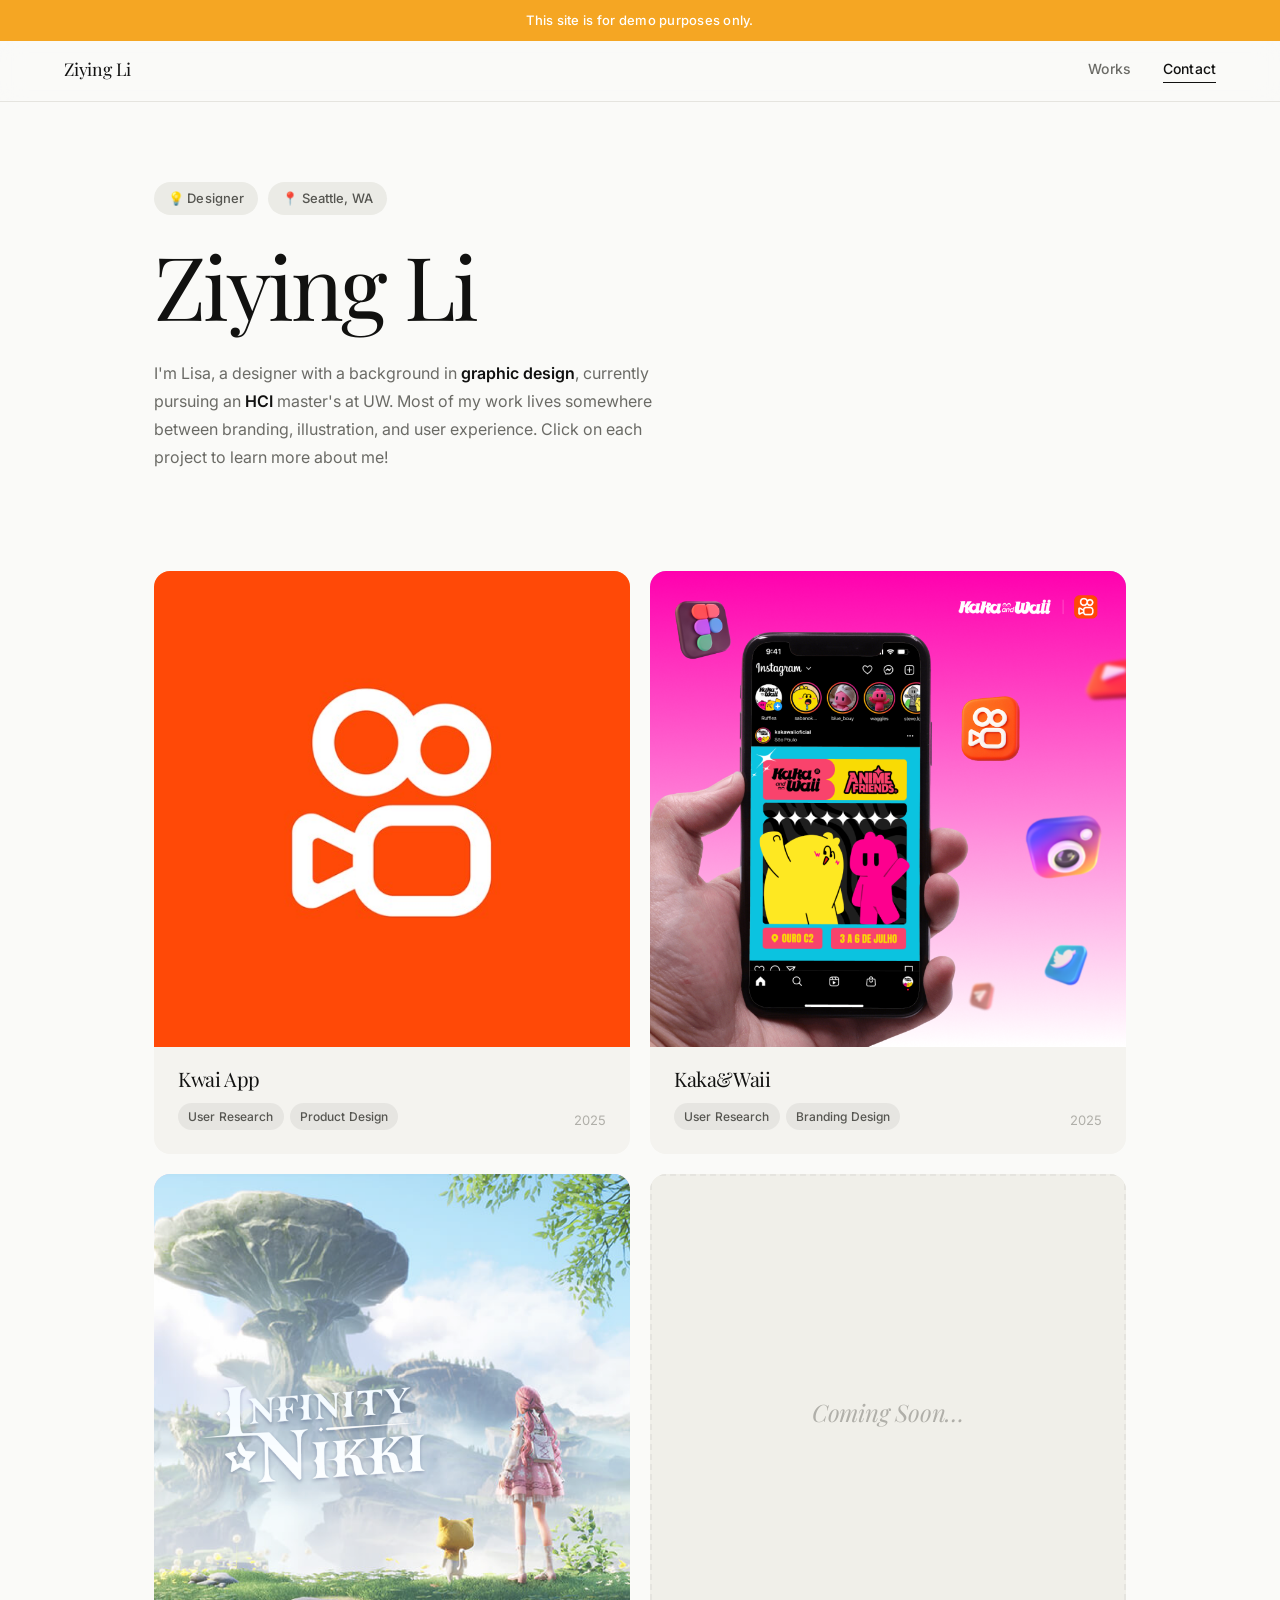
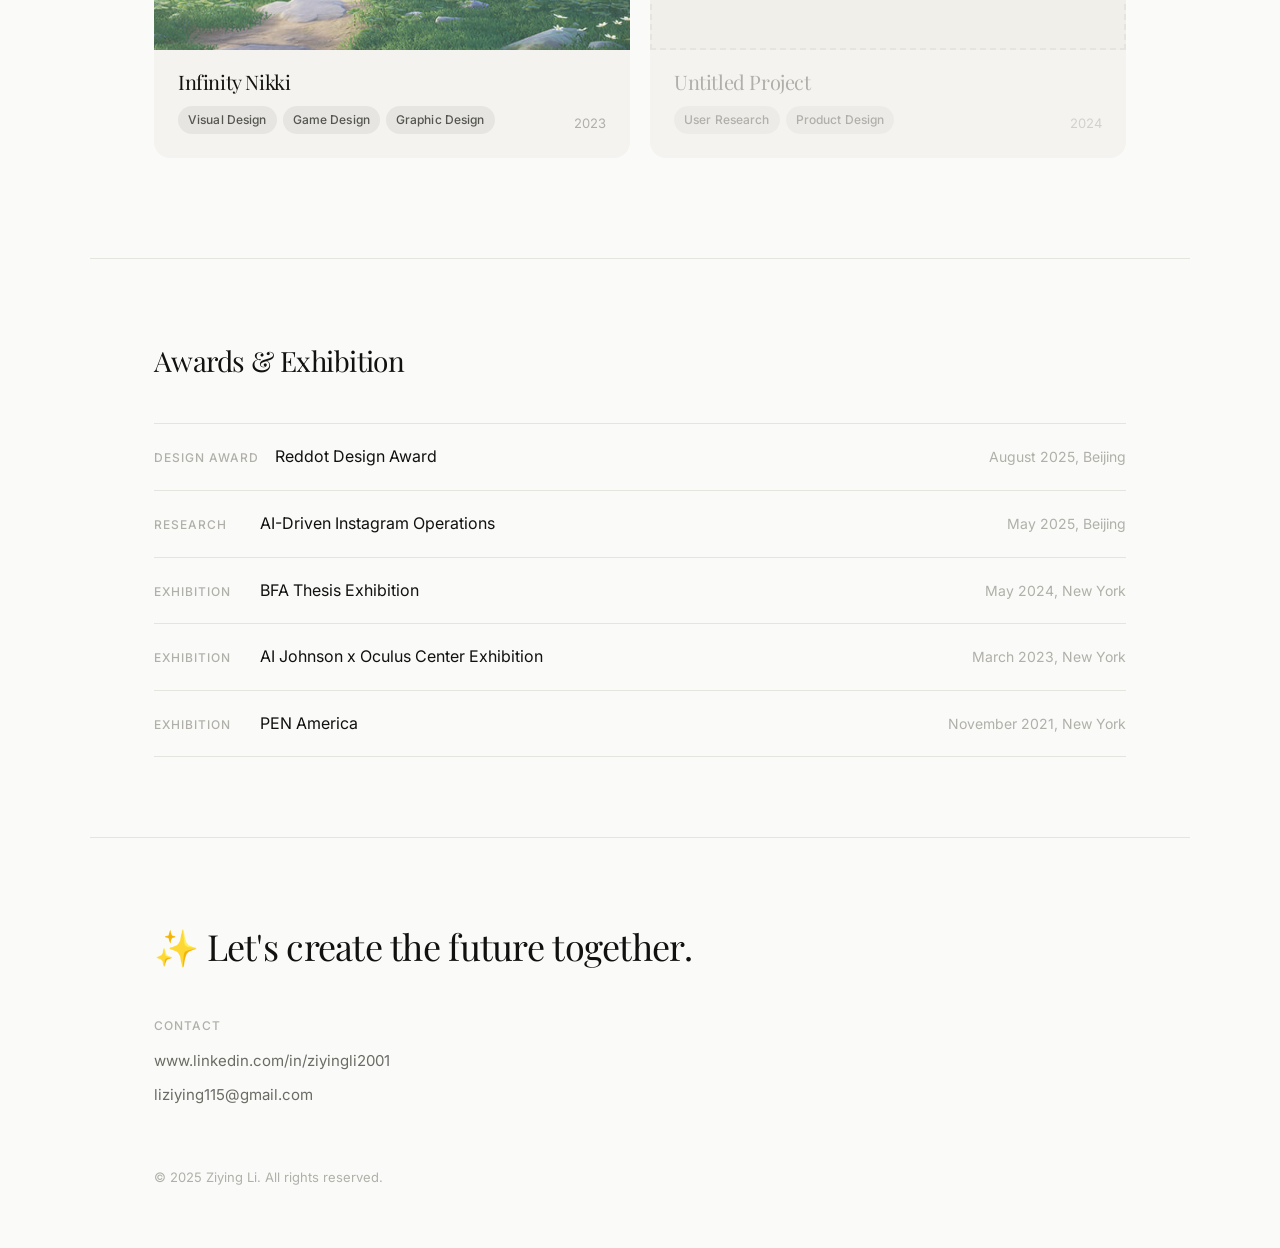
<file: index.html>
<!DOCTYPE html>
<html lang="en">
<head>
  <meta charset="UTF-8" />
  <meta name="viewport" content="width=device-width, initial-scale=1.0" />
  <title>Ziying Li — Designer</title>
  <link rel="stylesheet" href="styles.css" />
  <link rel="preconnect" href="https://fonts.googleapis.com" />
  <link rel="preconnect" href="https://fonts.gstatic.com" crossorigin />
  <link href="https://fonts.googleapis.com/css2?family=Inter:wght@300;400;500;600&family=Playfair+Display:ital,wght@0,400;0,500;1,400&display=swap" rel="stylesheet" />
</head>
<body>

  <!-- Demo Banner -->
  <div class="demo-banner">This site is for demo purposes only.</div>

  <!-- Navigation -->
  <nav class="nav">
    <a href="index.html" class="nav-logo">Ziying Li</a>
    <div class="nav-links">
      <a href="#works" class="nav-link">Works</a>
      <a href="#contact" class="nav-link">Contact</a>
    </div>
  </nav>

  <!-- Hero -->
  <section class="hero">
    <div class="hero-content">
      <div class="hero-badges reveal">
        <span class="badge">💡 Designer</span>
        <span class="badge">📍 Seattle, WA</span>
      </div>
      <h1 class="hero-name reveal reveal-delay-1">Ziying Li</h1>
      <p class="hero-bio reveal reveal-delay-2">
        I'm Lisa, a designer with a background in <strong>graphic design</strong>, currently pursuing an
        <strong>HCI</strong> master's at UW. Most of my work lives somewhere between branding,
        illustration, and user experience. Click on each project to learn more about me!
      </p>
    </div>
  </section>

  <!-- Works -->
  <section class="works" id="works">
    <div class="works-grid">

      <a href="kwai.html" class="project-card reveal">
        <div class="project-image project-image--kwai">
          <div class="project-image-inner"></div>
        </div>
        <div class="project-info">
          <h2 class="project-title">Kwai App</h2>
          <div class="project-tags">
            <span class="tag">User Research</span>
            <span class="tag">Product Design</span>
          </div>
          <span class="project-year">2025</span>
        </div>
      </a>

      <a href="kakawaii.html" class="project-card reveal reveal-delay-1">
        <div class="project-image project-image--kaka">
          <div class="project-image-inner"></div>
        </div>
        <div class="project-info">
          <h2 class="project-title">Kaka&Waii</h2>
          <div class="project-tags">
            <span class="tag">User Research</span>
            <span class="tag">Branding Design</span>
          </div>
          <span class="project-year">2025</span>
        </div>
      </a>

      <a href="nikki.html" class="project-card reveal reveal-delay-2">
        <div class="project-image project-image--nikki">
          <div class="project-image-inner"></div>
        </div>
        <div class="project-info">
          <h2 class="project-title">Infinity Nikki</h2>
          <div class="project-tags">
            <span class="tag">Visual Design</span>
            <span class="tag">Game Design</span>
            <span class="tag">Graphic Design</span>
          </div>
          <span class="project-year">2023</span>
        </div>
      </a>

      <div class="project-card project-card--soon reveal reveal-delay-3">
        <div class="project-image project-image--soon">
          <span class="coming-soon-label">Coming Soon…</span>
        </div>
        <div class="project-info">
          <h2 class="project-title project-title--muted">Untitled Project</h2>
          <div class="project-tags">
            <span class="tag tag--muted">User Research</span>
            <span class="tag tag--muted">Product Design</span>
          </div>
          <span class="project-year project-year--muted">2024</span>
        </div>
      </div>

    </div>
  </section>

  <!-- Awards & Exhibition -->
  <section class="awards">
    <h2 class="section-title">Awards &amp; Exhibition</h2>
    <ul class="awards-list">
      <li class="award-item">
        <div class="award-left">
          <span class="award-type">Design Award</span>
          <span class="award-name">Reddot Design Award</span>
        </div>
        <span class="award-meta">August 2025, Beijing</span>
      </li>
      <li class="award-item">
        <div class="award-left">
          <span class="award-type">Research</span>
          <span class="award-name">AI-Driven Instagram Operations</span>
        </div>
        <span class="award-meta">May 2025, Beijing</span>
      </li>
      <li class="award-item">
        <div class="award-left">
          <span class="award-type">Exhibition</span>
          <span class="award-name">BFA Thesis Exhibition</span>
        </div>
        <span class="award-meta">May 2024, New York</span>
      </li>
      <li class="award-item">
        <div class="award-left">
          <span class="award-type">Exhibition</span>
          <span class="award-name">AI Johnson x Oculus Center Exhibition</span>
        </div>
        <span class="award-meta">March 2023, New York</span>
      </li>
      <li class="award-item">
        <div class="award-left">
          <span class="award-type">Exhibition</span>
          <span class="award-name">PEN America</span>
        </div>
        <span class="award-meta">November 2021, New York</span>
      </li>
    </ul>
  </section>

  <!-- Contact / Footer -->
  <footer class="footer" id="contact">
    <p class="footer-tagline">✨ Let's create the future together.</p>
    <div class="footer-links">
      <span class="footer-label">Contact</span>
      <a href="https://www.linkedin.com/in/ziyingli2001" target="_blank" rel="noopener" class="footer-link">
        www.linkedin.com/in/ziyingli2001
      </a>
      <a href="mailto:liziying115@gmail.com" class="footer-link">
        liziying115@gmail.com
      </a>
    </div>
    <p class="footer-copy">© 2025 Ziying Li. All rights reserved.</p>
  </footer>

  <script src="main.js"></script>
</body>
</html>
</file>
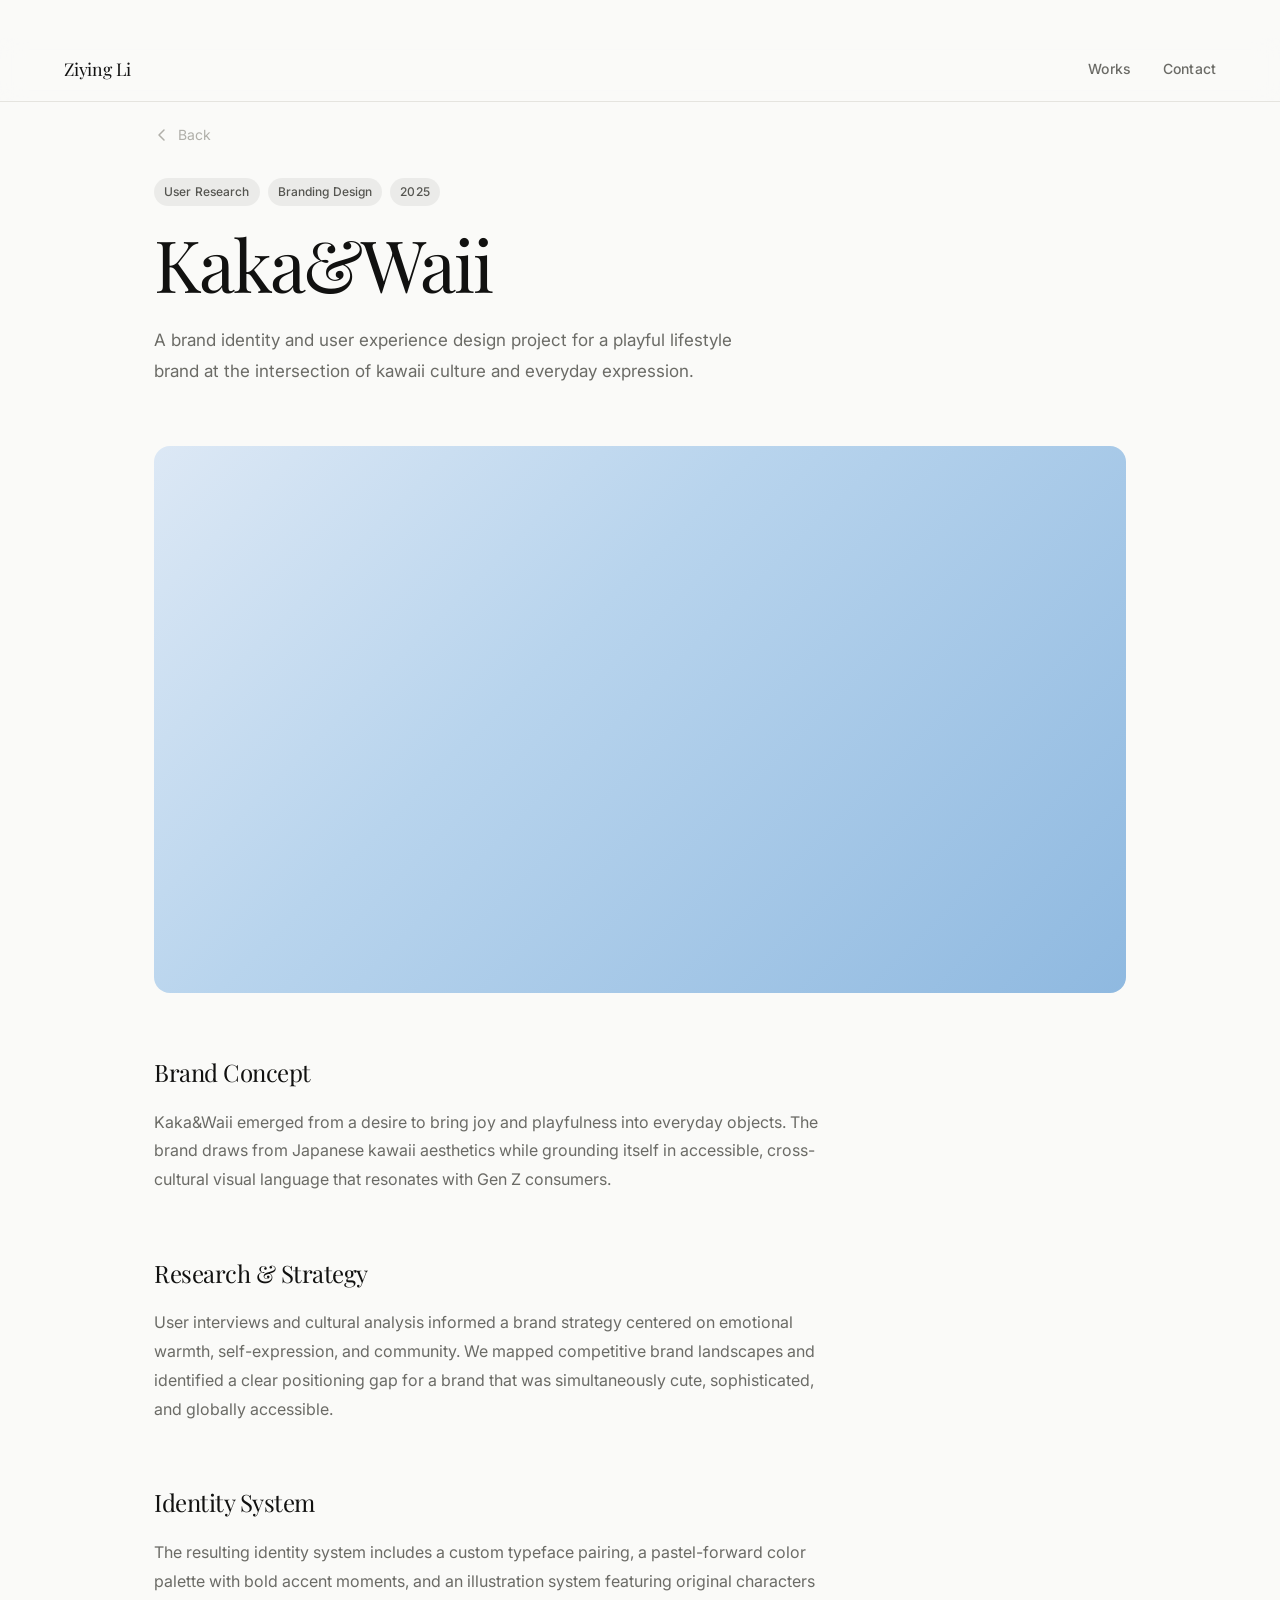
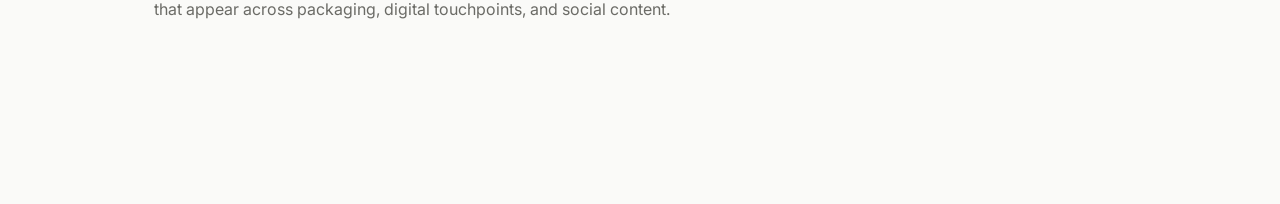
<file: kakawaii.html>
<!DOCTYPE html>
<html lang="en">
<head>
  <meta charset="UTF-8" />
  <meta name="viewport" content="width=device-width, initial-scale=1.0" />
  <title>Kaka&Waii — Ziying Li</title>
  <link rel="stylesheet" href="styles.css" />
  <link rel="preconnect" href="https://fonts.googleapis.com" />
  <link rel="preconnect" href="https://fonts.gstatic.com" crossorigin />
  <link href="https://fonts.googleapis.com/css2?family=Inter:wght@300;400;500;600&family=Playfair+Display:ital,wght@0,400;0,500;1,400&display=swap" rel="stylesheet" />
</head>
<body>

  <nav class="nav">
    <a href="index.html" class="nav-logo">Ziying Li</a>
    <div class="nav-links">
      <a href="index.html#works" class="nav-link">Works</a>
      <a href="index.html#contact" class="nav-link">Contact</a>
    </div>
  </nav>

  <main class="project-page">
    <div class="project-page-header">
      <a href="index.html" class="project-page-back">
        <svg width="16" height="16" viewBox="0 0 16 16" fill="none">
          <path d="M10 3L5 8L10 13" stroke="currentColor" stroke-width="1.5" stroke-linecap="round" stroke-linejoin="round"/>
        </svg>
        Back
      </a>
      <div class="project-page-tags">
        <span class="tag">User Research</span>
        <span class="tag">Branding Design</span>
        <span class="tag">2025</span>
      </div>
      <h1 class="project-page-title">Kaka&amp;Waii</h1>
      <p class="project-page-desc">
        A brand identity and user experience design project for a playful lifestyle brand
        at the intersection of kawaii culture and everyday expression.
      </p>
    </div>

    <div class="project-page-hero">
      <div class="project-page-hero-placeholder project-image--kaka"></div>
    </div>

    <div class="project-section reveal">
      <h2>Brand Concept</h2>
      <p>
        Kaka&amp;Waii emerged from a desire to bring joy and playfulness into everyday objects.
        The brand draws from Japanese kawaii aesthetics while grounding itself in accessible,
        cross-cultural visual language that resonates with Gen Z consumers.
      </p>
    </div>

    <div class="project-section reveal">
      <h2>Research &amp; Strategy</h2>
      <p>
        User interviews and cultural analysis informed a brand strategy centered on emotional
        warmth, self-expression, and community. We mapped competitive brand landscapes and
        identified a clear positioning gap for a brand that was simultaneously cute,
        sophisticated, and globally accessible.
      </p>
    </div>

    <div class="project-section reveal">
      <h2>Identity System</h2>
      <p>
        The resulting identity system includes a custom typeface pairing, a pastel-forward
        color palette with bold accent moments, and an illustration system featuring original
        characters that appear across packaging, digital touchpoints, and social content.
      </p>
    </div>
  </main>

  <script src="main.js"></script>
</body>
</html>
</file>
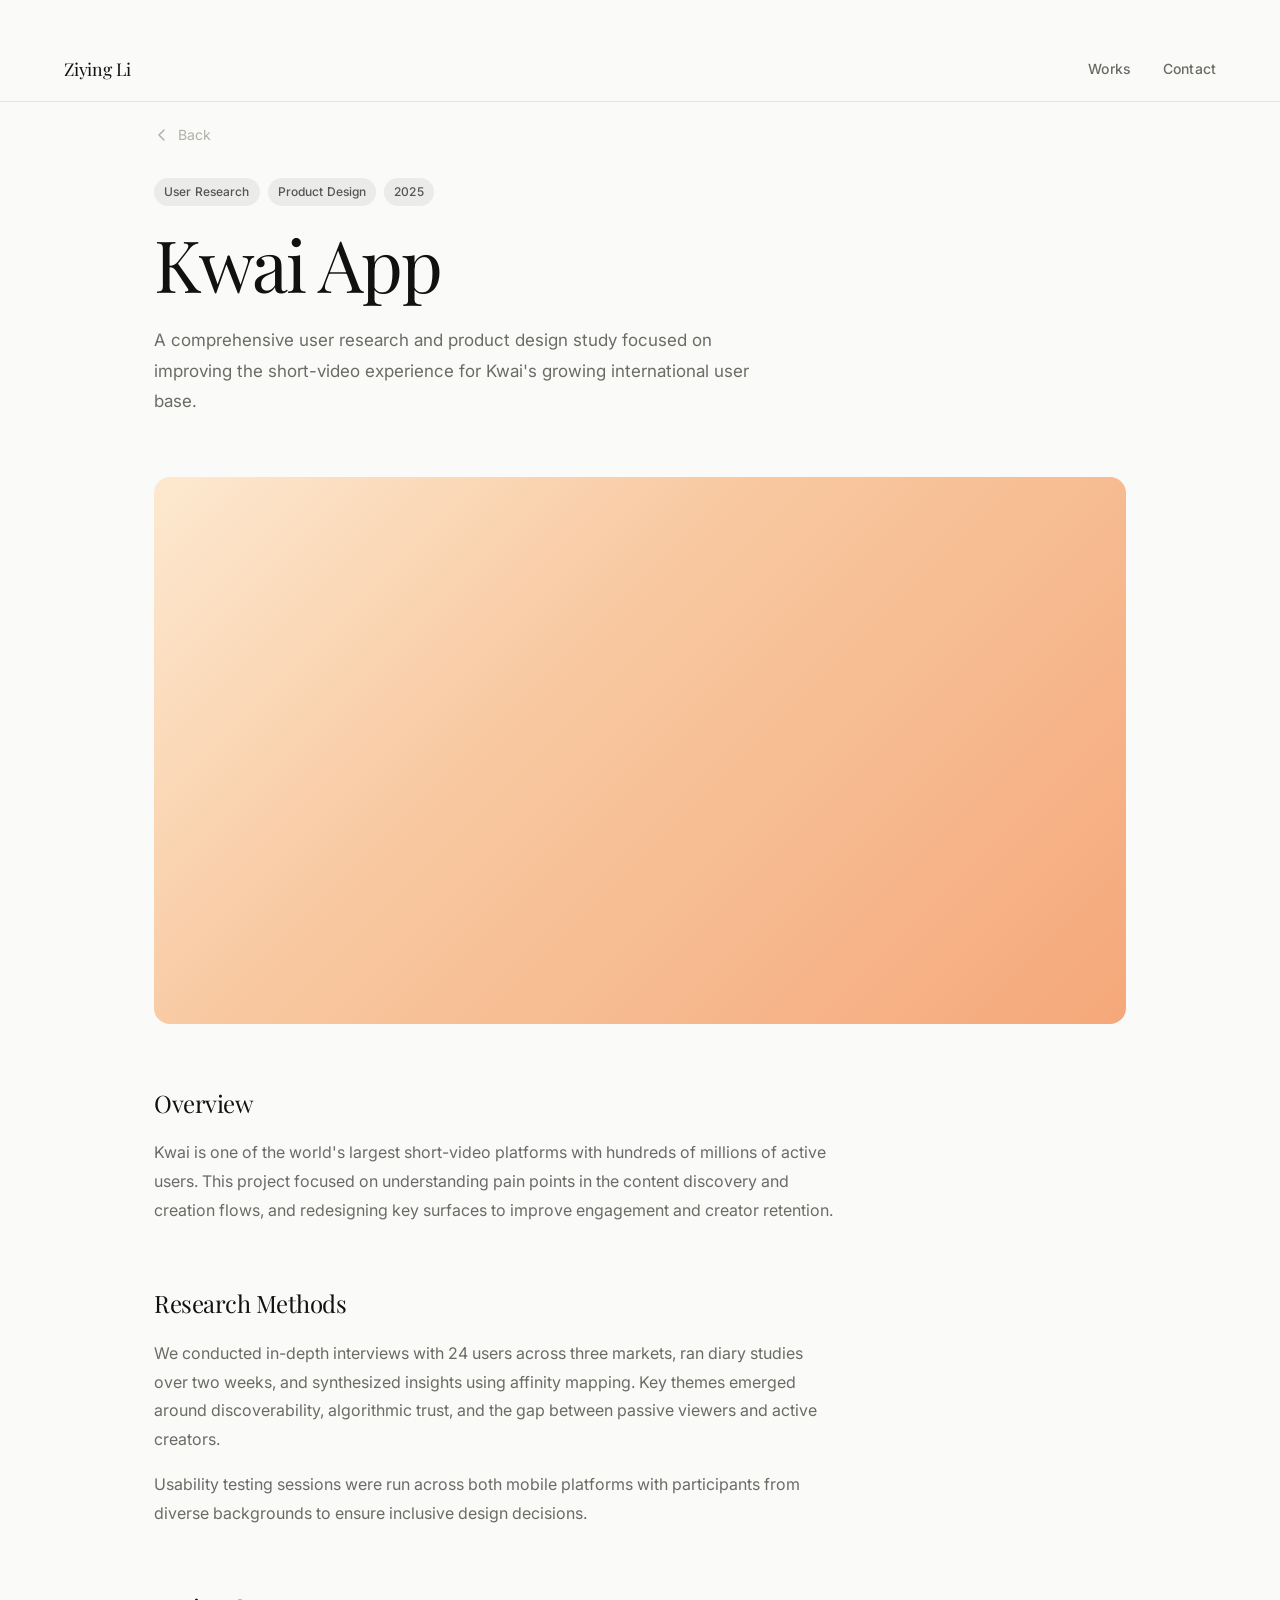
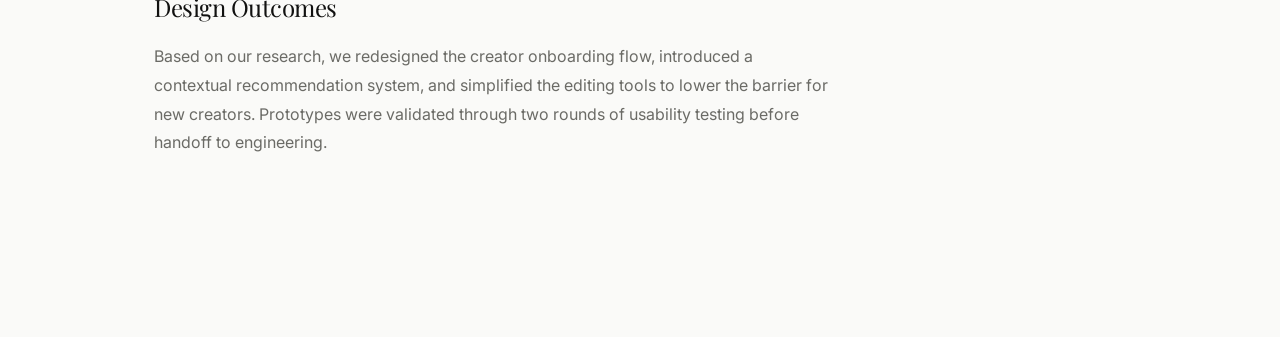
<file: kwai.html>
<!DOCTYPE html>
<html lang="en">
<head>
  <meta charset="UTF-8" />
  <meta name="viewport" content="width=device-width, initial-scale=1.0" />
  <title>Kwai App — Ziying Li</title>
  <link rel="stylesheet" href="styles.css" />
  <link rel="preconnect" href="https://fonts.googleapis.com" />
  <link rel="preconnect" href="https://fonts.gstatic.com" crossorigin />
  <link href="https://fonts.googleapis.com/css2?family=Inter:wght@300;400;500;600&family=Playfair+Display:ital,wght@0,400;0,500;1,400&display=swap" rel="stylesheet" />
</head>
<body>

  <nav class="nav">
    <a href="index.html" class="nav-logo">Ziying Li</a>
    <div class="nav-links">
      <a href="index.html#works" class="nav-link">Works</a>
      <a href="index.html#contact" class="nav-link">Contact</a>
    </div>
  </nav>

  <main class="project-page">
    <div class="project-page-header">
      <a href="index.html" class="project-page-back">
        <svg width="16" height="16" viewBox="0 0 16 16" fill="none">
          <path d="M10 3L5 8L10 13" stroke="currentColor" stroke-width="1.5" stroke-linecap="round" stroke-linejoin="round"/>
        </svg>
        Back
      </a>
      <div class="project-page-tags">
        <span class="tag">User Research</span>
        <span class="tag">Product Design</span>
        <span class="tag">2025</span>
      </div>
      <h1 class="project-page-title">Kwai App</h1>
      <p class="project-page-desc">
        A comprehensive user research and product design study focused on improving the short-video
        experience for Kwai's growing international user base.
      </p>
    </div>

    <div class="project-page-hero">
      <div class="project-page-hero-placeholder project-image--kwai"></div>
    </div>

    <div class="project-section reveal">
      <h2>Overview</h2>
      <p>
        Kwai is one of the world's largest short-video platforms with hundreds of millions of active
        users. This project focused on understanding pain points in the content discovery and
        creation flows, and redesigning key surfaces to improve engagement and creator retention.
      </p>
    </div>

    <div class="project-section reveal">
      <h2>Research Methods</h2>
      <p>
        We conducted in-depth interviews with 24 users across three markets, ran diary studies
        over two weeks, and synthesized insights using affinity mapping. Key themes emerged around
        discoverability, algorithmic trust, and the gap between passive viewers and active creators.
      </p>
      <p>
        Usability testing sessions were run across both mobile platforms with participants from
        diverse backgrounds to ensure inclusive design decisions.
      </p>
    </div>

    <div class="project-section reveal">
      <h2>Design Outcomes</h2>
      <p>
        Based on our research, we redesigned the creator onboarding flow, introduced a contextual
        recommendation system, and simplified the editing tools to lower the barrier for new
        creators. Prototypes were validated through two rounds of usability testing before
        handoff to engineering.
      </p>
    </div>
  </main>

  <script src="main.js"></script>
</body>
</html>
</file>
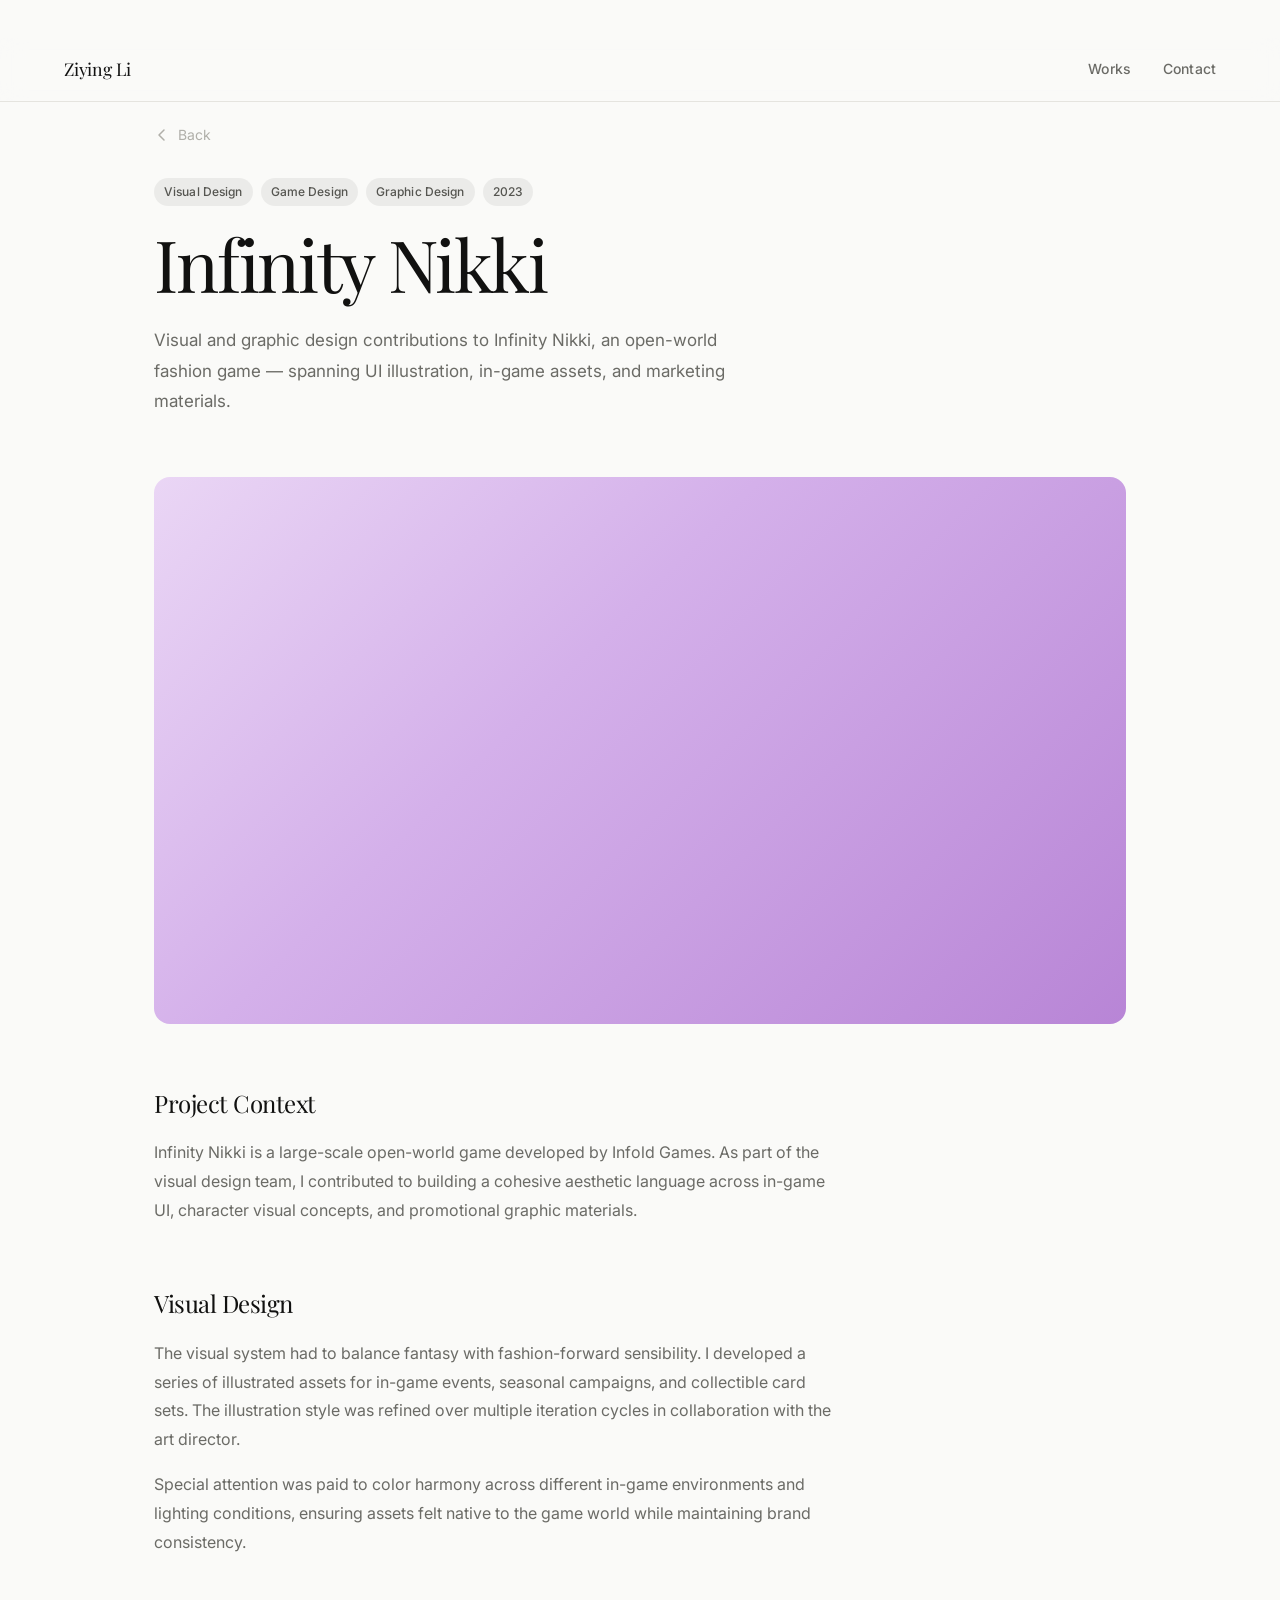
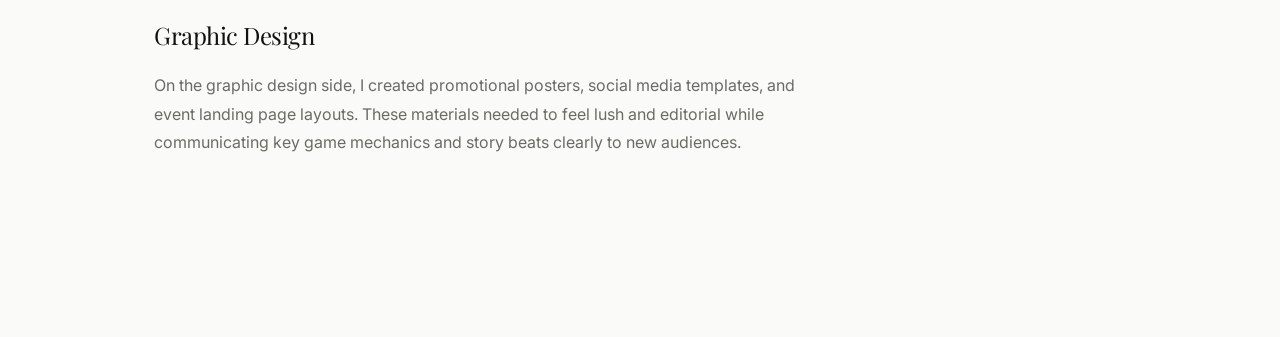
<file: nikki.html>
<!DOCTYPE html>
<html lang="en">
<head>
  <meta charset="UTF-8" />
  <meta name="viewport" content="width=device-width, initial-scale=1.0" />
  <title>Infinity Nikki — Ziying Li</title>
  <link rel="stylesheet" href="styles.css" />
  <link rel="preconnect" href="https://fonts.googleapis.com" />
  <link rel="preconnect" href="https://fonts.gstatic.com" crossorigin />
  <link href="https://fonts.googleapis.com/css2?family=Inter:wght@300;400;500;600&family=Playfair+Display:ital,wght@0,400;0,500;1,400&display=swap" rel="stylesheet" />
</head>
<body>

  <nav class="nav">
    <a href="index.html" class="nav-logo">Ziying Li</a>
    <div class="nav-links">
      <a href="index.html#works" class="nav-link">Works</a>
      <a href="index.html#contact" class="nav-link">Contact</a>
    </div>
  </nav>

  <main class="project-page">
    <div class="project-page-header">
      <a href="index.html" class="project-page-back">
        <svg width="16" height="16" viewBox="0 0 16 16" fill="none">
          <path d="M10 3L5 8L10 13" stroke="currentColor" stroke-width="1.5" stroke-linecap="round" stroke-linejoin="round"/>
        </svg>
        Back
      </a>
      <div class="project-page-tags">
        <span class="tag">Visual Design</span>
        <span class="tag">Game Design</span>
        <span class="tag">Graphic Design</span>
        <span class="tag">2023</span>
      </div>
      <h1 class="project-page-title">Infinity Nikki</h1>
      <p class="project-page-desc">
        Visual and graphic design contributions to Infinity Nikki, an open-world fashion
        game — spanning UI illustration, in-game assets, and marketing materials.
      </p>
    </div>

    <div class="project-page-hero">
      <div class="project-page-hero-placeholder project-image--nikki"></div>
    </div>

    <div class="project-section reveal">
      <h2>Project Context</h2>
      <p>
        Infinity Nikki is a large-scale open-world game developed by Infold Games. As part of
        the visual design team, I contributed to building a cohesive aesthetic language across
        in-game UI, character visual concepts, and promotional graphic materials.
      </p>
    </div>

    <div class="project-section reveal">
      <h2>Visual Design</h2>
      <p>
        The visual system had to balance fantasy with fashion-forward sensibility. I developed
        a series of illustrated assets for in-game events, seasonal campaigns, and collectible
        card sets. The illustration style was refined over multiple iteration cycles in
        collaboration with the art director.
      </p>
      <p>
        Special attention was paid to color harmony across different in-game environments and
        lighting conditions, ensuring assets felt native to the game world while maintaining
        brand consistency.
      </p>
    </div>

    <div class="project-section reveal">
      <h2>Graphic Design</h2>
      <p>
        On the graphic design side, I created promotional posters, social media templates,
        and event landing page layouts. These materials needed to feel lush and editorial
        while communicating key game mechanics and story beats clearly to new audiences.
      </p>
    </div>
  </main>

  <script src="main.js"></script>
</body>
</html>
</file>
<file: styles.css>
/* ============================================
   DEMO BANNER
   ============================================ */
.demo-banner {
  width: 100%;
  background: #f5a623;
  color: #fff;
  text-align: center;
  font-size: 0.8125rem;
  font-weight: 500;
  letter-spacing: 0.02em;
  padding: 10px 16px;
  position: fixed;
  top: 0;
  left: 0;
  z-index: 200;
}

/* ============================================
   RESET & BASE
   ============================================ */
*, *::before, *::after {
  box-sizing: border-box;
  margin: 0;
  padding: 0;
}

:root {
  --bg: #fafaf8;
  --bg-card: #f4f3ef;
  --bg-card-hover: #eeede8;
  --text-primary: #111110;
  --text-secondary: #6b6b66;
  --text-muted: #b0afa9;
  --accent: #111110;
  --tag-bg: #ebebE6;
  --tag-text: #555550;
  --border: #e5e4df;
  --soon-bg: #f0efe9;

  --font-sans: 'Inter', -apple-system, BlinkMacSystemFont, sans-serif;
  --font-serif: 'Playfair Display', Georgia, serif;

  --banner-height: 38px;
  --nav-height: 64px;
  --max-width: 1100px;
  --gutter: clamp(24px, 5vw, 80px);
}

html {
  scroll-behavior: smooth;
}

body {
  font-family: var(--font-sans);
  background-color: var(--bg);
  color: var(--text-primary);
  line-height: 1.6;
  -webkit-font-smoothing: antialiased;
}

a {
  text-decoration: none;
  color: inherit;
}

/* ============================================
   NAVIGATION
   ============================================ */
.nav {
  position: fixed;
  top: var(--banner-height);
  left: 0;
  right: 0;
  z-index: 100;
  height: var(--nav-height);
  display: flex;
  align-items: center;
  justify-content: space-between;
  padding: 0 var(--gutter);
  background: rgba(250, 250, 248, 0.85);
  backdrop-filter: blur(12px);
  -webkit-backdrop-filter: blur(12px);
  border-bottom: 1px solid var(--border);
}

.nav-logo {
  font-family: var(--font-serif);
  font-size: 1.1rem;
  font-weight: 400;
  letter-spacing: -0.01em;
  color: var(--text-primary);
  transition: opacity 0.2s;
}

.nav-logo:hover {
  opacity: 0.6;
}

.nav-links {
  display: flex;
  gap: 32px;
}

.nav-link {
  font-size: 0.875rem;
  font-weight: 500;
  color: var(--text-secondary);
  letter-spacing: 0.01em;
  transition: color 0.2s;
  position: relative;
}

.nav-link::after {
  content: '';
  position: absolute;
  bottom: -2px;
  left: 0;
  width: 0;
  height: 1px;
  background: var(--text-primary);
  transition: width 0.25s ease;
}

.nav-link:hover {
  color: var(--text-primary);
}

.nav-link:hover::after,
.nav-link--active::after {
  width: 100%;
}

.nav-link--active {
  color: var(--text-primary);
}

/* ============================================
   HERO
   ============================================ */
.hero {
  padding-top: calc(var(--banner-height) + var(--nav-height) + 80px);
  padding-bottom: 80px;
  padding-left: var(--gutter);
  padding-right: var(--gutter);
  max-width: var(--max-width);
  margin: 0 auto;
}

.hero-content {
  max-width: 640px;
}

.hero-badges {
  display: flex;
  gap: 10px;
  margin-bottom: 24px;
  flex-wrap: wrap;
}

.badge {
  display: inline-flex;
  align-items: center;
  gap: 6px;
  padding: 6px 14px;
  background: var(--tag-bg);
  border-radius: 100px;
  font-size: 0.8125rem;
  font-weight: 500;
  color: var(--tag-text);
  letter-spacing: 0.01em;
}

.hero-name {
  font-family: var(--font-serif);
  font-size: clamp(3rem, 7vw, 5.5rem);
  font-weight: 400;
  line-height: 1.05;
  letter-spacing: -0.03em;
  color: var(--text-primary);
  margin-bottom: 28px;
}

.hero-bio {
  font-size: 1rem;
  line-height: 1.75;
  color: var(--text-secondary);
  max-width: 520px;
}

.hero-bio strong {
  color: var(--text-primary);
  font-weight: 600;
}

/* ============================================
   WORKS GRID
   ============================================ */
.works {
  padding: 20px var(--gutter) 100px;
  max-width: var(--max-width);
  margin: 0 auto;
}

.works-grid {
  display: grid;
  grid-template-columns: repeat(2, 1fr);
  gap: 20px;
}

@media (max-width: 680px) {
  .works-grid {
    grid-template-columns: 1fr;
  }
}

/* ============================================
   PROJECT CARDS
   ============================================ */
.project-card {
  display: block;
  border-radius: 16px;
  overflow: hidden;
  background: var(--bg-card);
  transition: transform 0.35s cubic-bezier(0.25, 0.46, 0.45, 0.94),
              background 0.25s ease;
  cursor: pointer;
}

.project-card:hover {
  transform: translateY(-4px);
  background: var(--bg-card-hover);
}

.project-card--soon {
  cursor: default;
}

.project-card--soon:hover {
  transform: none;
  background: var(--bg-card);
}

.project-image {
  width: 100%;
  aspect-ratio: 1 / 1;
  overflow: hidden;
  position: relative;
  display: flex;
  align-items: center;
  justify-content: center;
}

.project-image-inner {
  width: 100%;
  height: 100%;
  position: relative;
  transition: transform 0.5s cubic-bezier(0.25, 0.46, 0.45, 0.94);
}

.project-card:hover .project-image-inner {
  transform: scale(1.04);
}

/* Individual project color palettes */
.project-image--kwai {
  background: linear-gradient(135deg, #fde9d0 0%, #f8c8a0 40%, #f5a87a 100%);
}

.project-image--kwai .project-image-inner {
  background: url('assets/kwai-cover.jpg') center/cover no-repeat;
  width: 100%;
  height: 100%;
}

.project-image--kaka {
  background: linear-gradient(135deg, #dce8f5 0%, #b8d4ed 40%, #8fb9e0 100%);
}

.project-image--kaka .project-image-inner {
  background: url('assets/kaka-cover.jpg') center/cover no-repeat;
  width: 100%;
  height: 100%;
}

.project-image--nikki {
  background: linear-gradient(135deg, #ead6f5 0%, #d4b0ea 40%, #b885d6 100%);
}

.project-image--nikki .project-image-inner {
  background: url('assets/nikki-cover.jpg') center/cover no-repeat;
  width: 100%;
  height: 100%;
}

.project-image--soon {
  background: var(--soon-bg);
  border: 2px dashed var(--border);
}

.card-deco {
  position: absolute;
  inset: 0;
  width: 100%;
  height: 100%;
  pointer-events: none;
}

.coming-soon-label {
  font-family: var(--font-serif);
  font-size: 1.5rem;
  font-style: italic;
  color: var(--text-muted);
  letter-spacing: -0.01em;
}

.project-info {
  padding: 20px 24px 24px;
  display: flex;
  align-items: flex-start;
  gap: 12px;
  flex-wrap: wrap;
}

.project-title {
  font-family: var(--font-serif);
  font-size: 1.25rem;
  font-weight: 400;
  letter-spacing: -0.02em;
  line-height: 1.2;
  flex: 1 1 100%;
}

.project-title--muted {
  color: var(--text-muted);
}

.project-tags {
  display: flex;
  gap: 6px;
  flex-wrap: wrap;
  flex: 1;
}

.tag {
  padding: 4px 10px;
  background: rgba(0,0,0,0.06);
  border-radius: 100px;
  font-size: 0.75rem;
  font-weight: 500;
  color: var(--tag-text);
  letter-spacing: 0.01em;
  white-space: nowrap;
}

.tag--muted {
  color: var(--text-muted);
  background: rgba(0,0,0,0.03);
}

.project-year {
  font-size: 0.8125rem;
  font-weight: 400;
  color: var(--text-muted);
  align-self: flex-end;
  margin-left: auto;
  flex-shrink: 0;
}

.project-year--muted {
  color: var(--text-muted);
  opacity: 0.5;
}

/* ============================================
   AWARDS & EXHIBITION
   ============================================ */
.awards {
  padding: 80px var(--gutter);
  max-width: var(--max-width);
  margin: 0 auto;
  border-top: 1px solid var(--border);
}

.section-title {
  font-family: var(--font-serif);
  font-size: 1.75rem;
  font-weight: 400;
  letter-spacing: -0.02em;
  margin-bottom: 40px;
  color: var(--text-primary);
}

.awards-list {
  list-style: none;
  display: flex;
  flex-direction: column;
}

.award-item {
  display: flex;
  align-items: baseline;
  justify-content: space-between;
  gap: 24px;
  padding: 20px 0;
  border-bottom: 1px solid var(--border);
  transition: background 0.2s;
}

.award-item:first-child {
  border-top: 1px solid var(--border);
}

.award-left {
  display: flex;
  align-items: baseline;
  gap: 16px;
  flex-wrap: wrap;
}

.award-type {
  font-size: 0.75rem;
  font-weight: 500;
  text-transform: uppercase;
  letter-spacing: 0.08em;
  color: var(--text-muted);
  min-width: 90px;
  flex-shrink: 0;
}

.award-name {
  font-size: 1rem;
  font-weight: 400;
  color: var(--text-primary);
}

.award-meta {
  font-size: 0.875rem;
  color: var(--text-muted);
  white-space: nowrap;
  flex-shrink: 0;
}

@media (max-width: 560px) {
  .award-item {
    flex-direction: column;
    gap: 6px;
  }
}

/* ============================================
   FOOTER / CONTACT
   ============================================ */
.footer {
  padding: 80px var(--gutter) 60px;
  max-width: var(--max-width);
  margin: 0 auto;
  border-top: 1px solid var(--border);
}

.footer-tagline {
  font-family: var(--font-serif);
  font-size: clamp(1.5rem, 3vw, 2.25rem);
  font-weight: 400;
  letter-spacing: -0.02em;
  color: var(--text-primary);
  margin-bottom: 40px;
}

.footer-links {
  display: flex;
  flex-direction: column;
  gap: 10px;
  margin-bottom: 60px;
}

.footer-label {
  font-size: 0.75rem;
  font-weight: 500;
  text-transform: uppercase;
  letter-spacing: 0.08em;
  color: var(--text-muted);
  margin-bottom: 4px;
}

.footer-link {
  font-size: 0.9375rem;
  color: var(--text-secondary);
  transition: color 0.2s;
  width: fit-content;
  position: relative;
}

.footer-link::after {
  content: '';
  position: absolute;
  bottom: -1px;
  left: 0;
  width: 0;
  height: 1px;
  background: var(--text-primary);
  transition: width 0.25s ease;
}

.footer-link:hover {
  color: var(--text-primary);
}

.footer-link:hover::after {
  width: 100%;
}

.footer-copy {
  font-size: 0.8125rem;
  color: var(--text-muted);
}

/* ============================================
   PROJECT PAGES — shared layout
   ============================================ */
.project-page {
  padding-top: calc(var(--nav-height) + 60px);
  max-width: var(--max-width);
  margin: 0 auto;
  padding-left: var(--gutter);
  padding-right: var(--gutter);
  padding-bottom: 120px;
}

.project-page-header {
  margin-bottom: 60px;
}

.project-page-back {
  display: inline-flex;
  align-items: center;
  gap: 8px;
  font-size: 0.875rem;
  color: var(--text-muted);
  margin-bottom: 32px;
  transition: color 0.2s;
}

.project-page-back:hover {
  color: var(--text-primary);
}

.project-page-back svg {
  transition: transform 0.2s;
}

.project-page-back:hover svg {
  transform: translateX(-3px);
}

.project-page-tags {
  display: flex;
  gap: 8px;
  flex-wrap: wrap;
  margin-bottom: 20px;
}

.project-page-title {
  font-family: var(--font-serif);
  font-size: clamp(2.5rem, 6vw, 4.5rem);
  font-weight: 400;
  letter-spacing: -0.03em;
  line-height: 1.05;
  margin-bottom: 24px;
}

.project-page-desc {
  font-size: 1.0625rem;
  line-height: 1.8;
  color: var(--text-secondary);
  max-width: 600px;
}

.project-page-hero {
  width: 100%;
  aspect-ratio: 16 / 9;
  border-radius: 16px;
  overflow: hidden;
  margin-bottom: 60px;
}

.project-page-hero-img {
  width: 100%;
  height: 100%;
  object-fit: cover;
}

.project-page-hero-placeholder {
  width: 100%;
  height: 100%;
  display: flex;
  align-items: center;
  justify-content: center;
}

.project-section {
  margin-bottom: 60px;
}

.project-section h2 {
  font-family: var(--font-serif);
  font-size: 1.5rem;
  font-weight: 400;
  letter-spacing: -0.02em;
  margin-bottom: 16px;
}

.project-section p {
  font-size: 1rem;
  line-height: 1.8;
  color: var(--text-secondary);
  max-width: 680px;
  margin-bottom: 16px;
}

.project-section p:last-child {
  margin-bottom: 0;
}

/* ============================================
   SCROLL REVEAL ANIMATIONS
   ============================================ */
.reveal {
  opacity: 0;
  transform: translateY(24px);
  transition: opacity 0.6s ease, transform 0.6s ease;
}

.reveal.visible {
  opacity: 1;
  transform: translateY(0);
}

.reveal-delay-1 { transition-delay: 0.1s; }
.reveal-delay-2 { transition-delay: 0.2s; }
.reveal-delay-3 { transition-delay: 0.3s; }
.reveal-delay-4 { transition-delay: 0.4s; }

/* ============================================
   RESPONSIVE TWEAKS
   ============================================ */
@media (max-width: 768px) {
  .award-type {
    min-width: unset;
  }

  .nav-logo {
    font-size: 1rem;
  }
}
</file>
